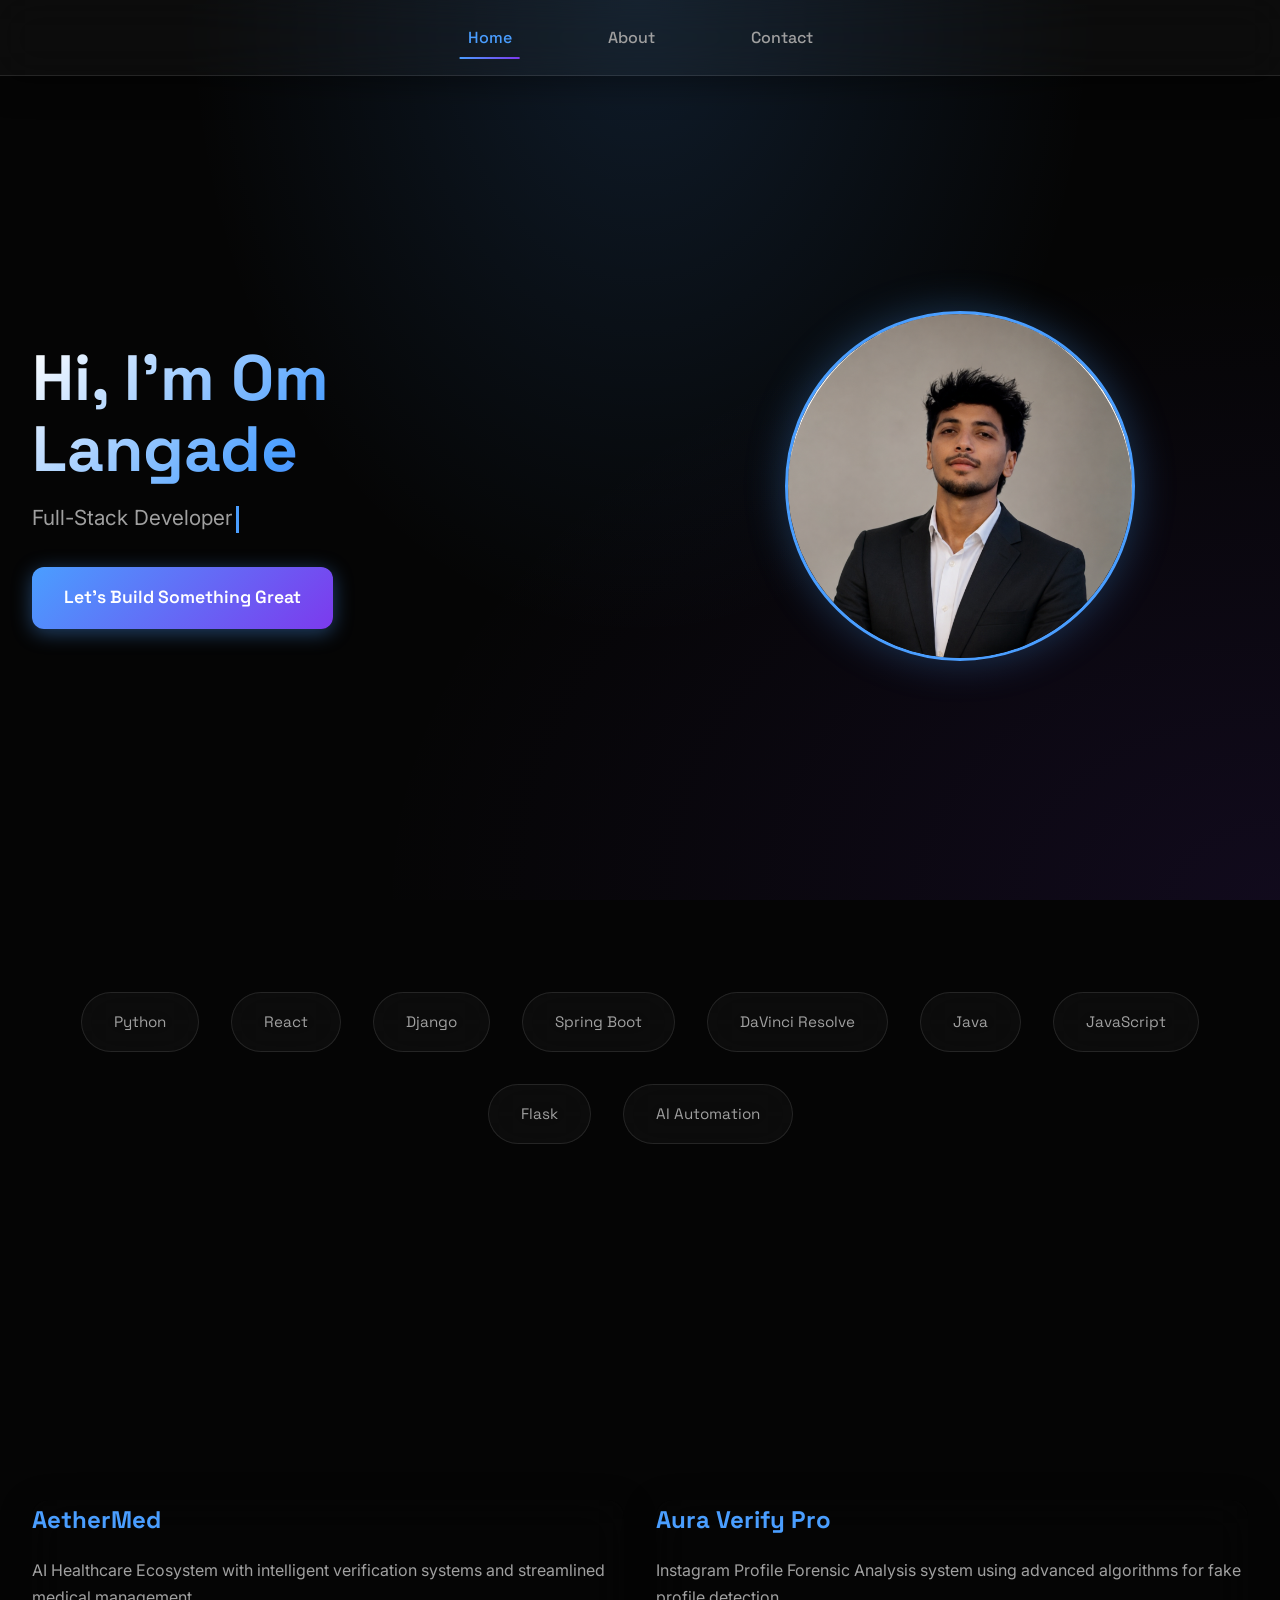
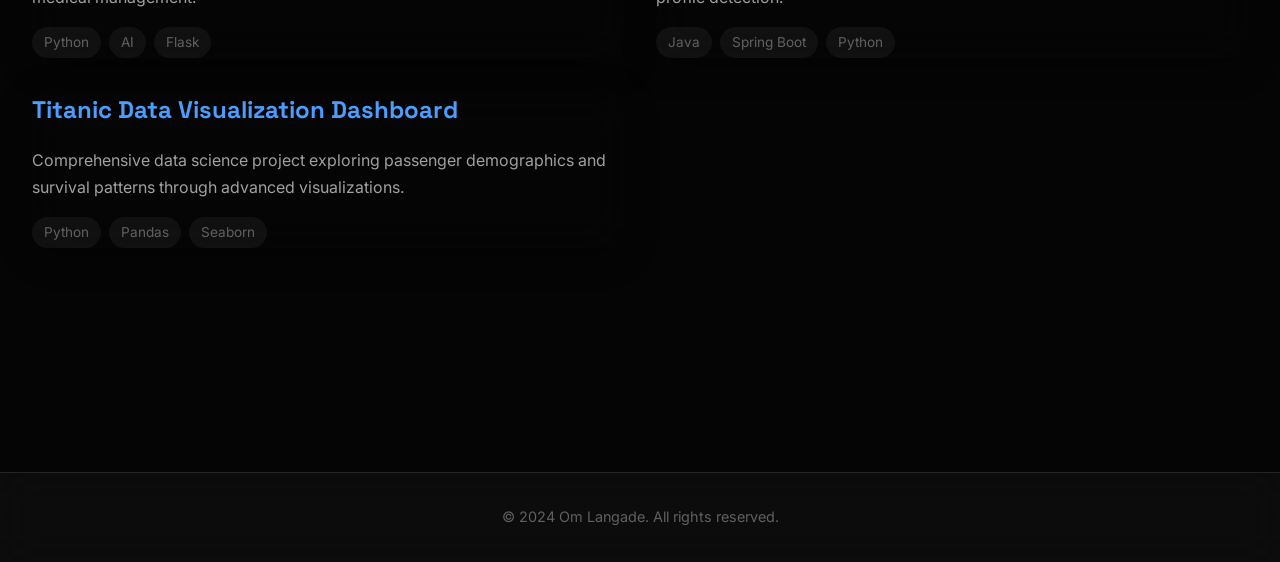
<file: index.html>
<!DOCTYPE html>
<html lang="en">
<head>
  <meta charset="UTF-8">
  <meta name="viewport" content="width=device-width, initial-scale=1.0">
  <meta name="description" content="Om Langade - Full-Stack Developer | AI Automation Specialist | Cinematic Editor">
  <title>Om Langade | Full-Stack Developer</title>
  <link rel="stylesheet" href="styles.css">
</head>
<body>
  <nav>
    <a href="index.html" class="active">Home</a>
    <a href="about.html">About</a>
    <a href="contact.html">Contact</a>
  </nav>

  <section class="hero">
    <div class="hero-content fade-in-up">
      <h1>Hi, I'm Om Langade</h1>
      <p class="tagline"><span id="typing-text"></span><span class="typing-cursor"></span></p>
      <a href="contact.html" class="hero-cta">Let's Build Something Great</a>
    </div>
    <div class="hero-image fade-in-up">
      <img src="profile-picture.jpg" alt="Om Langade" class="hero-img">
    </div>
  </section>

  <section class="skills-bar">
    <div class="container">
      <div class="skills-container fade-in-up">
        <span class="skill-tag">Python</span>
        <span class="skill-tag">React</span>
        <span class="skill-tag">Django</span>
        <span class="skill-tag">Spring Boot</span>
        <span class="skill-tag">DaVinci Resolve</span>
        <span class="skill-tag">Java</span>
        <span class="skill-tag">JavaScript</span>
        <span class="skill-tag">Flask</span>
        <span class="skill-tag">AI Automation</span>
      </div>
    </div>
  </section>

  <section class="featured-work">
    <div class="container">
      <h2 class="section-title fade-in-up">Featured Projects</h2>
      <div class="featured-grid">
        <div class="project-card fade-in-up">
          <h3>AetherMed</h3>
          <p>AI Healthcare Ecosystem with intelligent verification systems and streamlined medical management.</p>
          <div class="tech-stack">
            <span class="tech-tag">Python</span>
            <span class="tech-tag">AI</span>
            <span class="tech-tag">Flask</span>
          </div>
        </div>
        <div class="project-card fade-in-up">
          <h3>Aura Verify Pro</h3>
          <p>Instagram Profile Forensic Analysis system using advanced algorithms for fake profile detection.</p>
          <div class="tech-stack">
            <span class="tech-tag">Java</span>
            <span class="tech-tag">Spring Boot</span>
            <span class="tech-tag">Python</span>
          </div>
        </div>
        <a href="titanic-dashboard.html" class="project-card fade-in-up" style="text-decoration: none;">
          <h3>Titanic Data Visualization Dashboard</h3>
          <p>Comprehensive data science project exploring passenger demographics and survival patterns through advanced visualizations.</p>
          <div class="tech-stack">
            <span class="tech-tag">Python</span>
            <span class="tech-tag">Pandas</span>
            <span class="tech-tag">Seaborn</span>
          </div>
        </a>
      </div>
    </div>
  </section>

  <footer>
    <p>&copy; 2024 Om Langade. All rights reserved.</p>
  </footer>

  <script src="script.js"></script>
</body>
</html>
</file>
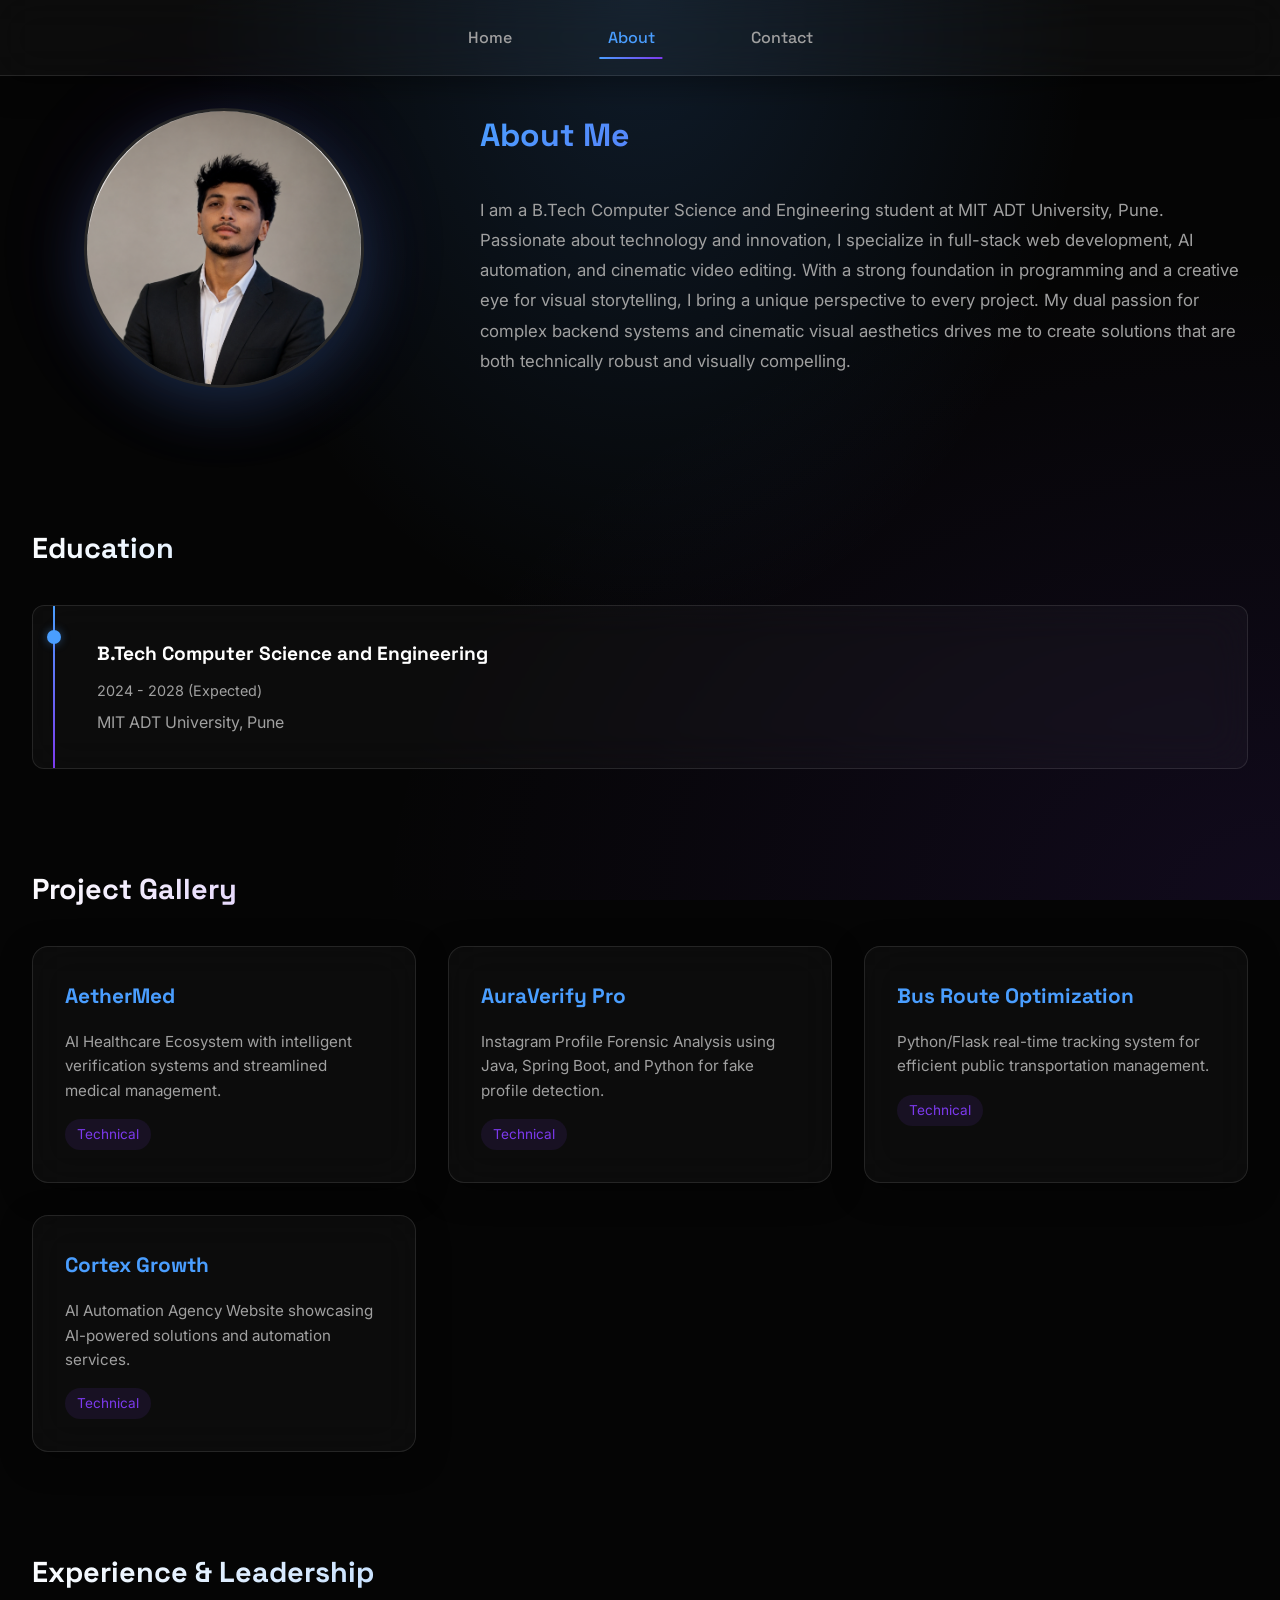
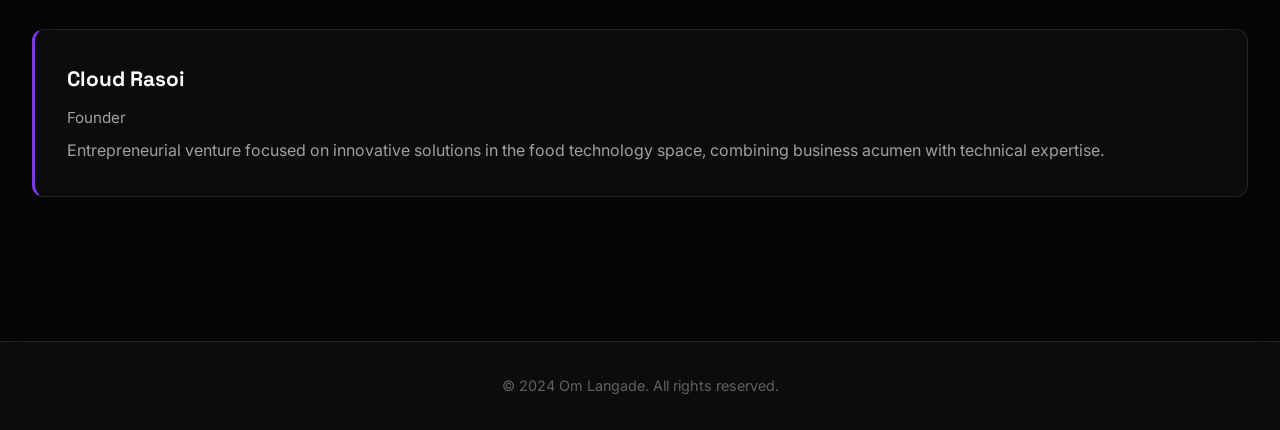
<file: about.html>
<!DOCTYPE html>
<html lang="en">
<head>
  <meta charset="UTF-8">
  <meta name="viewport" content="width=device-width, initial-scale=1.0">
  <meta name="description" content="About Om Langade - Full-Stack Developer, AI Automation Specialist, and Video Editor">
  <title>About | Om Langade</title>
  <link rel="stylesheet" href="styles.css">
</head>
<body>
  <nav>
    <a href="index.html">Home</a>
    <a href="about.html" class="active">About</a>
    <a href="contact.html">Contact</a>
  </nav>

  <section class="container">
    <div class="about-section">
      <div class="profile-container fade-in-up">
        <img src="profile-picture.jpg" alt="Om Langade" class="profile-img">
      </div>

      <div class="about-content fade-in-up">
        <h2>About Me</h2>
        <p>
          I am a B.Tech Computer Science and Engineering student at MIT ADT University, Pune. 
          Passionate about technology and innovation, I specialize in full-stack web development, 
          AI automation, and cinematic video editing. With a strong foundation in programming 
          and a creative eye for visual storytelling, I bring a unique perspective to every project.
          My dual passion for complex backend systems and cinematic visual aesthetics drives me 
          to create solutions that are both technically robust and visually compelling.
        </p>
      </div>
    </div>

    <div class="timeline-section fade-in-up">
      <h2>Education</h2>
      <div class="timeline-item">
        <h3>B.Tech Computer Science and Engineering</h3>
        <p class="year">2024 - 2028 (Expected)</p>
        <p>MIT ADT University, Pune</p>
      </div>
    </div>

    <div class="projects-section fade-in-up">
      <h2>Project Gallery</h2>
      <div class="projects-grid">
        <div class="project-item">
          <h3>AetherMed</h3>
          <p>AI Healthcare Ecosystem with intelligent verification systems and streamlined medical management.</p>
          <span class="category">Technical</span>
        </div>

        <div class="project-item">
          <h3>AuraVerify Pro</h3>
          <p>Instagram Profile Forensic Analysis using Java, Spring Boot, and Python for fake profile detection.</p>
          <span class="category">Technical</span>
        </div>

        <div class="project-item">
          <h3>Bus Route Optimization</h3>
          <p>Python/Flask real-time tracking system for efficient public transportation management.</p>
          <span class="category">Technical</span>
        </div>

        <div class="project-item">
          <h3>Cortex Growth</h3>
          <p>AI Automation Agency Website showcasing AI-powered solutions and automation services.</p>
          <span class="category">Technical</span>
        </div>
      </div>
    </div>

    <div class="experience-section fade-in-up">
      <h2>Experience & Leadership</h2>
      <div class="experience-item">
        <h3>Cloud Rasoi</h3>
        <p class="role">Founder</p>
        <p>Entrepreneurial venture focused on innovative solutions in the food technology space, combining business acumen with technical expertise.</p>
      </div>
    </div>
  </section>

  <footer>
    <p>&copy; 2024 Om Langade. All rights reserved.</p>
  </footer>

  <script src="script.js"></script>
</body>
</html>
</file>
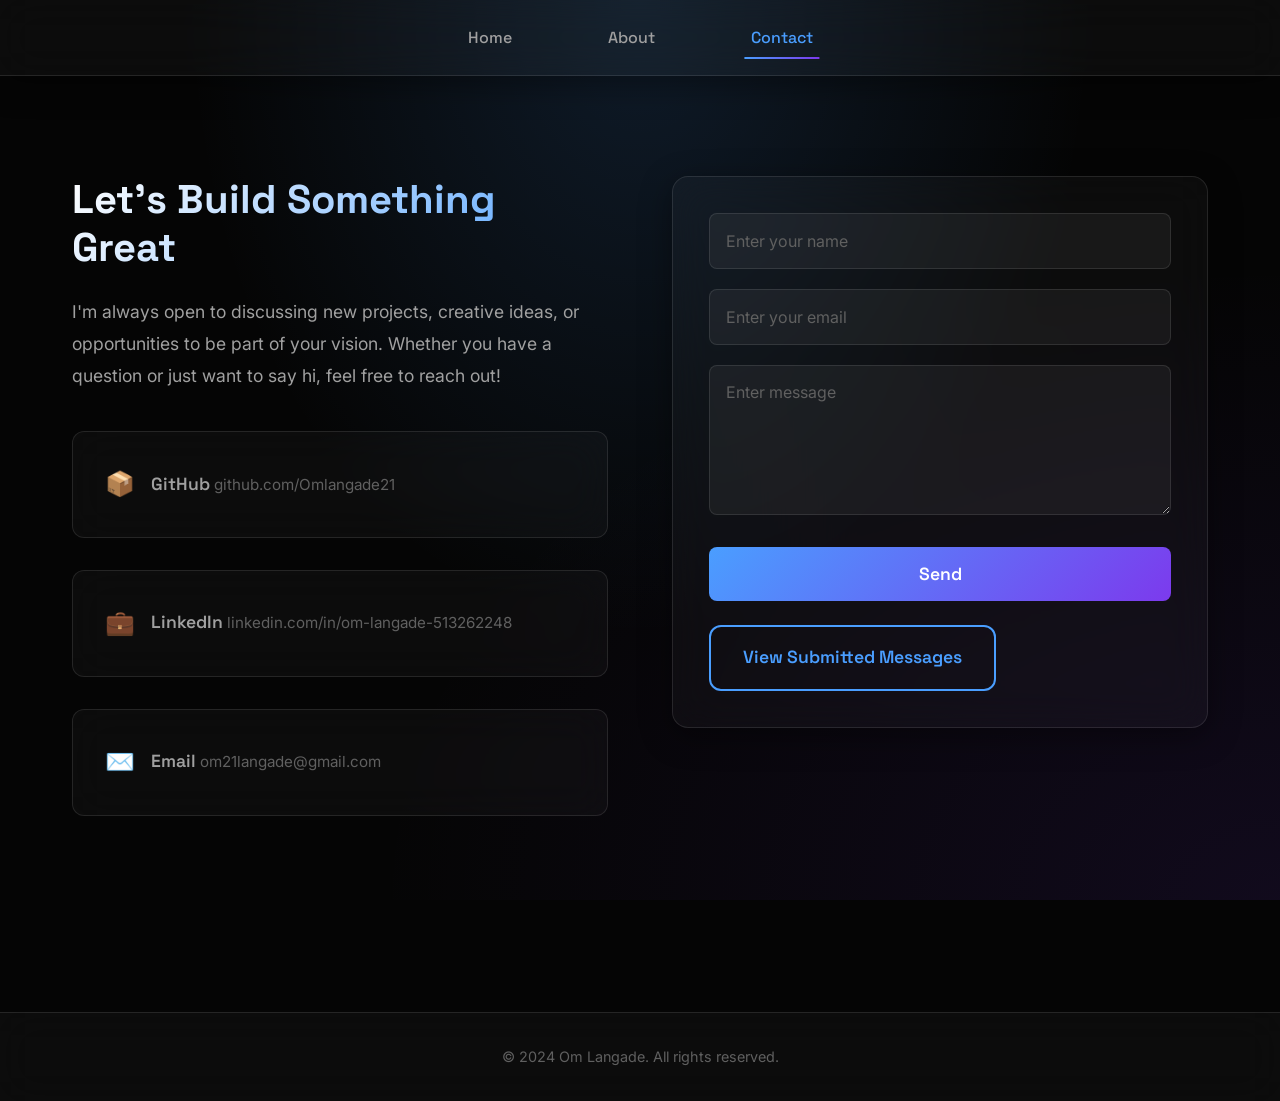
<file: contact.html>
<!DOCTYPE html>
<html lang="en">
<head>
  <meta charset="UTF-8">
  <meta name="viewport" content="width=device-width, initial-scale=1.0">
  <meta name="description" content="Contact Om Langade - Get in touch for collaborations and projects">
  <title>Contact | Om Langade</title>
  <link rel="stylesheet" href="styles.css">
</head>
<body style="display: flex; flex-direction: column; min-height: 100vh;">
  <nav>
    <a href="index.html">Home</a>
    <a href="about.html">About</a>
    <a href="contact.html" class="active">Contact</a>
  </nav>

  <section class="container" style="flex: 1; max-width: 1200px; padding-top: 100px; padding-bottom: 100px;">
    <div class="contact-section" style="align-items: start;">
      <div class="contact-info fade-in-up">
        <h2 style="margin-bottom: 24px;">Let's Build Something Great</h2>
        <p style="margin-bottom: 40px; line-height: 1.8;">
          I'm always open to discussing new projects, creative ideas, or opportunities to be part of your vision. 
          Whether you have a question or just want to say hi, feel free to reach out!
        </p>
        
        <div class="contact-links" style="gap: var(--spacing-md);">
          <a href="https://github.com/Omlangade21" target="_blank" class="contact-link">
            <span class="icon">📦</span>
            <div>
              <span class="label">GitHub</span>
              <span class="value">github.com/Omlangade21</span>
            </div>
          </a>
          
          <a href="https://linkedin.com/in/om-langade-513262248" target="_blank" class="contact-link">
            <span class="icon">💼</span>
            <div>
              <span class="label">LinkedIn</span>
              <span class="value">linkedin.com/in/om-langade-513262248</span>
            </div>
          </a>
          
          <a href="mailto:om21langade@gmail.com" class="contact-link">
            <span class="icon">✉️</span>
            <div>
              <span class="label">Email</span>
              <span class="value">om21langade@gmail.com</span>
            </div>
          </a>
        </div>
      </div>

      <div class="contact-form-container fade-in-up">
        <form name="contactForm" onsubmit="return validateForm()" class="contact-form" style="padding: 36px;">
          <input type="text" name="name" placeholder="Enter your name" style="padding: 16px; margin-bottom: 20px; height: 56px;">
          <input type="email" name="email" placeholder="Enter your email" style="padding: 16px; margin-bottom: 20px; height: 56px;">
          <textarea name="message" placeholder="Enter message" style="padding: 16px; margin-bottom: 24px; min-height: 150px;"></textarea>
          <button type="submit" style="padding: 16px; margin-bottom: 24px;">Send</button>
          
          <a
            href="submissions.html"
            class="hero-cta"
            style="
              display: block;
              text-align: center;
              background: transparent;
              border: 2px solid var(--accent-blue);
              color: var(--accent-blue);
              box-shadow: none;
            "
            onmouseover="this.style.background='var(--bg-glass-hover)'; this.style.boxShadow='0 0 25px var(--accent-glow)';"
            onmouseout="this.style.background='transparent'; this.style.boxShadow='none';"
          >
            View Submitted Messages
          </a>
        </form>
      </div>
    </div>
  </section>

  <footer>
    <p>&copy; 2024 Om Langade. All rights reserved.</p>
  </footer>

  <script src="script.js"></script>
</body>
</html>
</file>
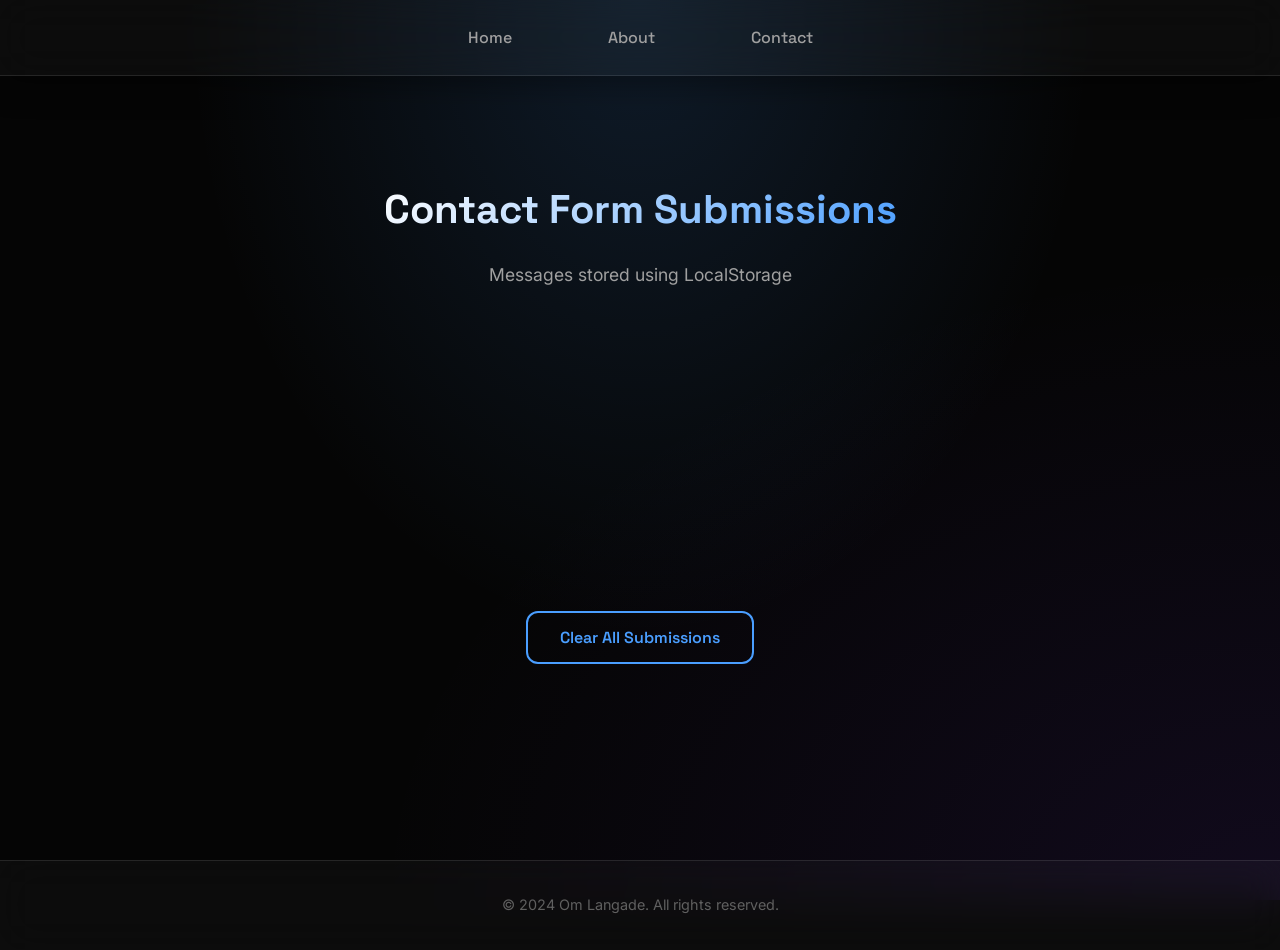
<file: submissions.html>
<!DOCTYPE html>
<html lang="en">
<head>
  <meta charset="UTF-8">
  <meta name="viewport" content="width=device-width, initial-scale=1.0">
  <meta name="description" content="Contact Form Submissions - Messages stored using LocalStorage">
  <title>Contact Form Submissions | Om Langade</title>
  <link rel="stylesheet" href="styles.css">
  <style>
    @media (max-width: 768px) {
      .container {
        padding-top: 60px !important;
        padding-bottom: 60px !important;
        padding-left: var(--spacing-sm) !important;
        padding-right: var(--spacing-sm) !important;
      }
      .glass-card {
        padding: 24px !important;
        border-radius: 16px !important;
      }
      #clear-submissions-btn {
        width: 100% !important;
        max-width: 100% !important;
      }
    }
    @media (max-width: 480px) {
      .glass-card {
        padding: 20px !important;
      }
      .glass-card h3 {
        font-size: 1.1rem !important;
      }
      .glass-card p {
        font-size: 0.95rem !important;
      }
    }
  </style>
</head>
<body style="display: flex; flex-direction: column; min-height: 100vh;">
  <nav>
    <a href="index.html">Home</a>
    <a href="about.html">About</a>
    <a href="contact.html">Contact</a>
  </nav>

  <section class="container" style="flex: 1; max-width: 1100px; padding-top: 100px; padding-bottom: 100px;">
    <div class="fade-in-up" style="text-align: center; margin-bottom: 60px;">
      <h2 class="section-title" style="margin-bottom: 16px;">Contact Form Submissions</h2>
      <p style="color: var(--text-secondary); font-size: 1.1rem;">Messages stored using LocalStorage</p>
    </div>

    <div id="submissions-container" class="fade-in-up"></div>

    <div class="fade-in-up" style="text-align: center; margin-top: 50px;">
      <button
        id="clear-submissions-btn"
        type="button"
        class="hero-cta"
        style="
          background: transparent;
          border: 2px solid var(--accent-blue);
          color: var(--accent-blue);
          padding: 14px 32px;
          font-size: 1rem;
          box-shadow: none;
        "
        onmouseover="this.style.background='var(--bg-glass-hover)'; this.style.boxShadow='0 0 25px var(--accent-glow)';"
        onmouseout="this.style.background='transparent'; this.style.boxShadow='none';"
      >
        Clear All Submissions
      </button>
    </div>
  </section>

  <footer>
    <p>&copy; 2024 Om Langade. All rights reserved.</p>
  </footer>

  <script src="script.js"></script>
  <script>
    (function () {
      const key = "portfolioContacts";
      const container = document.getElementById("submissions-container");
      const clearBtn = document.getElementById("clear-submissions-btn");

      function formatValue(v) {
        return (v === undefined || v === null) ? "" : String(v);
      }

      function render() {
        let submissions = [];
        try {
          const raw = localStorage.getItem(key);
          if (raw) submissions = JSON.parse(raw);
          if (!Array.isArray(submissions)) submissions = [];
        } catch (e) {
          submissions = [];
        }

        const ordered = submissions.slice().reverse();

        if (ordered.length === 0) {
          container.innerHTML = `
            <div class="glass-card fade-in-up" style="
              text-align: center;
              padding: 80px;
              max-width: 600px;
              margin: 0 auto;
            ">
              <div style="font-size: 4rem; margin-bottom: 24px;">📬</div>
              <h3 style="
                font-family: var(--font-heading);
                font-size: 1.5rem;
                color: var(--text-primary);
                margin-bottom: 12px;
              ">No submissions yet</h3>
              <p style="
                color: var(--text-secondary);
                font-size: 1rem;
                line-height: 1.6;
              ">Messages submitted through the contact form will appear here.</p>
            </div>
          `;
          return;
        }

        container.innerHTML = `
          <div style="
            display: grid;
            grid-template-columns: 1fr;
            gap: var(--spacing-md);
            max-width: 900px;
            margin: 0 auto;
          ">
            ${ordered.map(s => `
              <div class="glass-card fade-in-up" style="
                border-radius: 20px;
                padding: 32px;
                backdrop-filter: var(--glass-blur);
                -webkit-backdrop-filter: var(--glass-blur);
                border: 1px solid var(--glass-border);
                box-shadow: var(--glass-shadow);
              ">
                <div style="display: flex; align-items: center; gap: var(--spacing-sm); margin-bottom: 20px;">
                  <span style="font-size: 1.5rem;">👤</span>
                  <h3 style="font-family: var(--font-heading); color: var(--accent-blue); font-size: 1.3rem; margin: 0; font-weight: 600;">
                    ${formatValue(s.name)}
                  </h3>
                </div>

                <div style="margin-bottom: 20px;">
                  <div style="display: flex; align-items: center; gap: var(--spacing-sm); margin-bottom: 16px;">
                    <span style="font-size: 1.2rem;">📧</span>
                    <p style="color: var(--text-secondary); margin: 0; font-size: 1rem;">
                      ${formatValue(s.email)}
                    </p>
                  </div>

                  <div style="display: flex; align-items: flex-start; gap: var(--spacing-sm);">
                    <span style="font-size: 1.2rem;">💬</span>
                    <p style="color: var(--text-secondary); margin: 0; line-height: 1.7; flex: 1; font-size: 1rem;">
                      ${formatValue(s.message)}
                    </p>
                  </div>
                </div>

                <div style="
                  display: flex;
                  justify-content: space-between;
                  align-items: center;
                  padding-top: 20px;
                  border-top: 1px solid var(--glass-border);
                ">
                  <div style="display: flex; align-items: center; gap: var(--spacing-xs);">
                    <span style="font-size: 1rem;">📅</span>
                    <p style="color: var(--text-muted); font-size: 0.9rem; margin: 0;">
                      ${formatValue(s.date)}
                    </p>
                  </div>
                  <div style="display: flex; align-items: center; gap: var(--spacing-xs);">
                    <span style="font-size: 1rem;">🕒</span>
                    <p style="color: var(--text-muted); font-size: 0.9rem; margin: 0;">
                      ${formatValue(s.time)}
                    </p>
                  </div>
                </div>
              </div>
            `).join("")}
          </div>
        `;

        const animated = container.querySelectorAll(".glass-card");
        animated.forEach(el => {
          el.classList.add("fade-in-up");
          el.classList.add("visible");
        });
      }

      clearBtn.addEventListener("click", function () {
        const ok = confirm("Are you sure?");
        if (!ok) return;

        localStorage.removeItem(key);
        render();
      });

      document.addEventListener("DOMContentLoaded", render);
    })();
  </script>
</body>
</html>
</file>
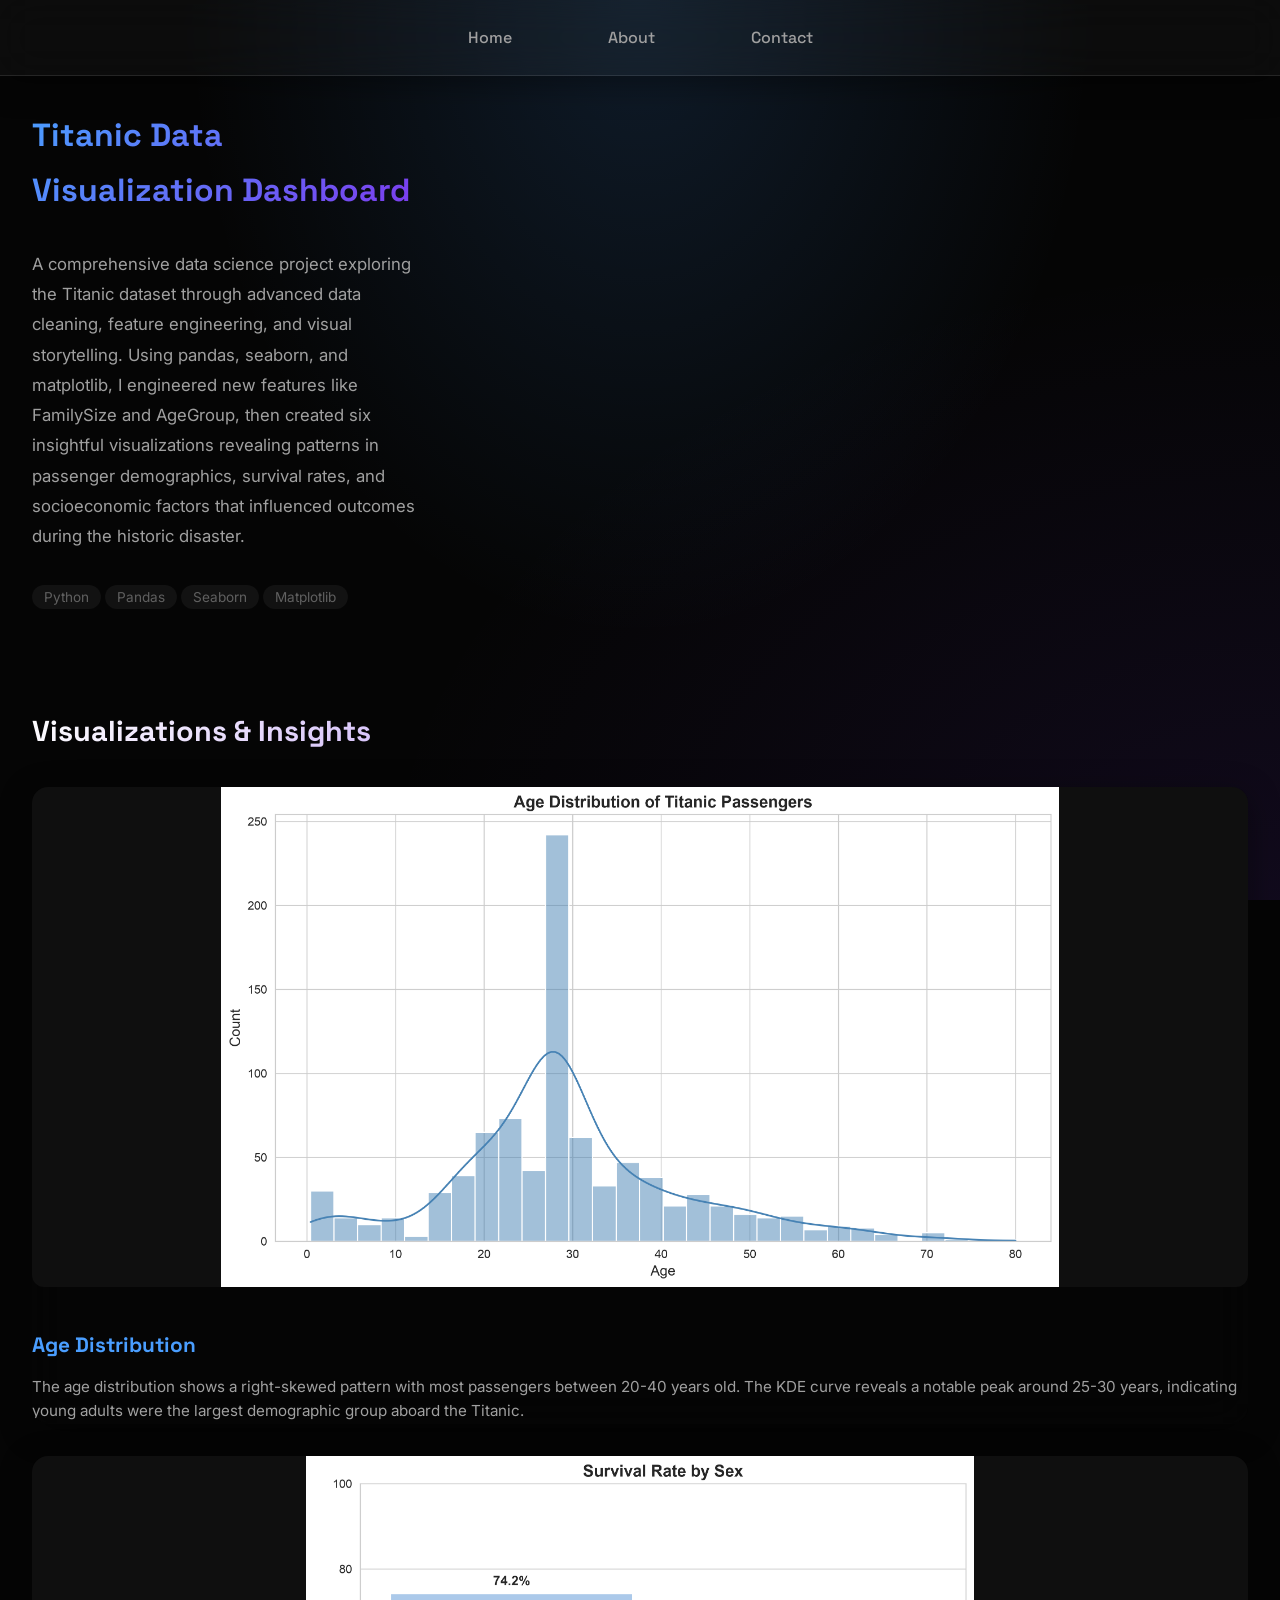
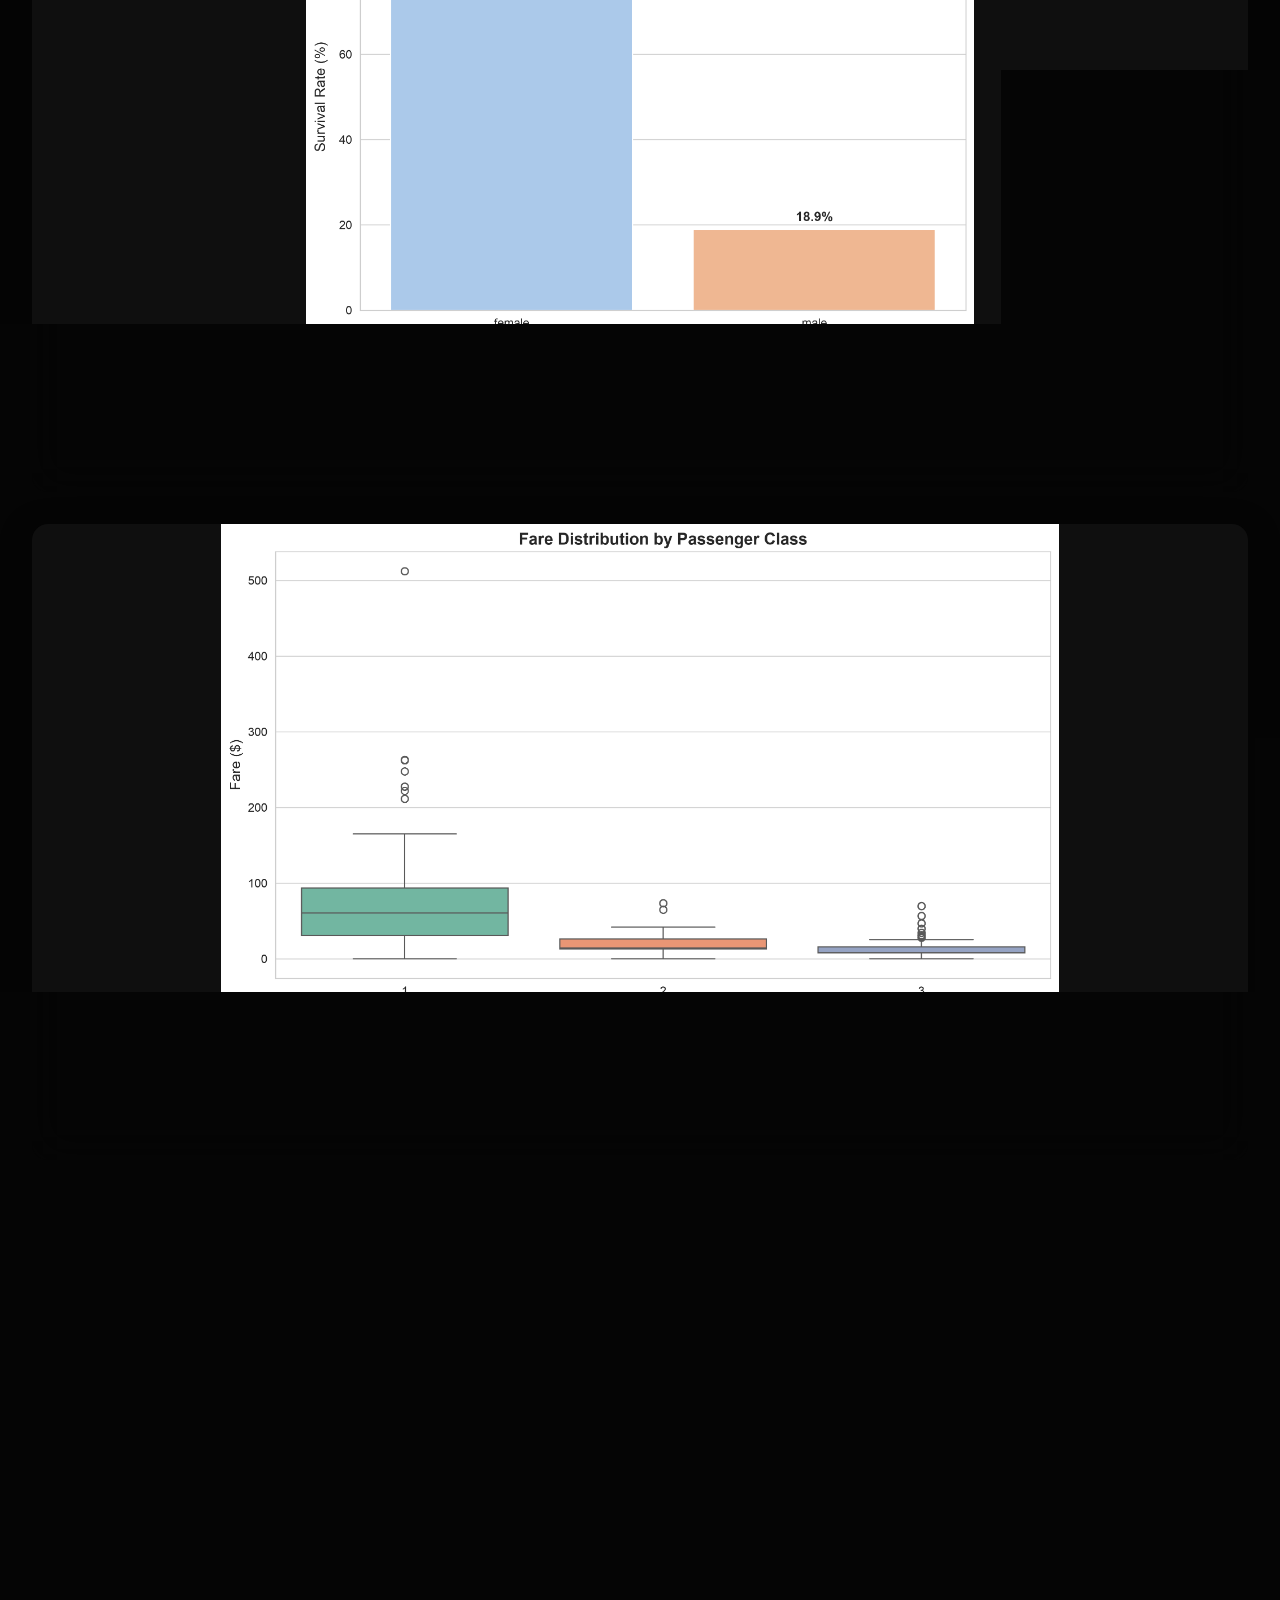
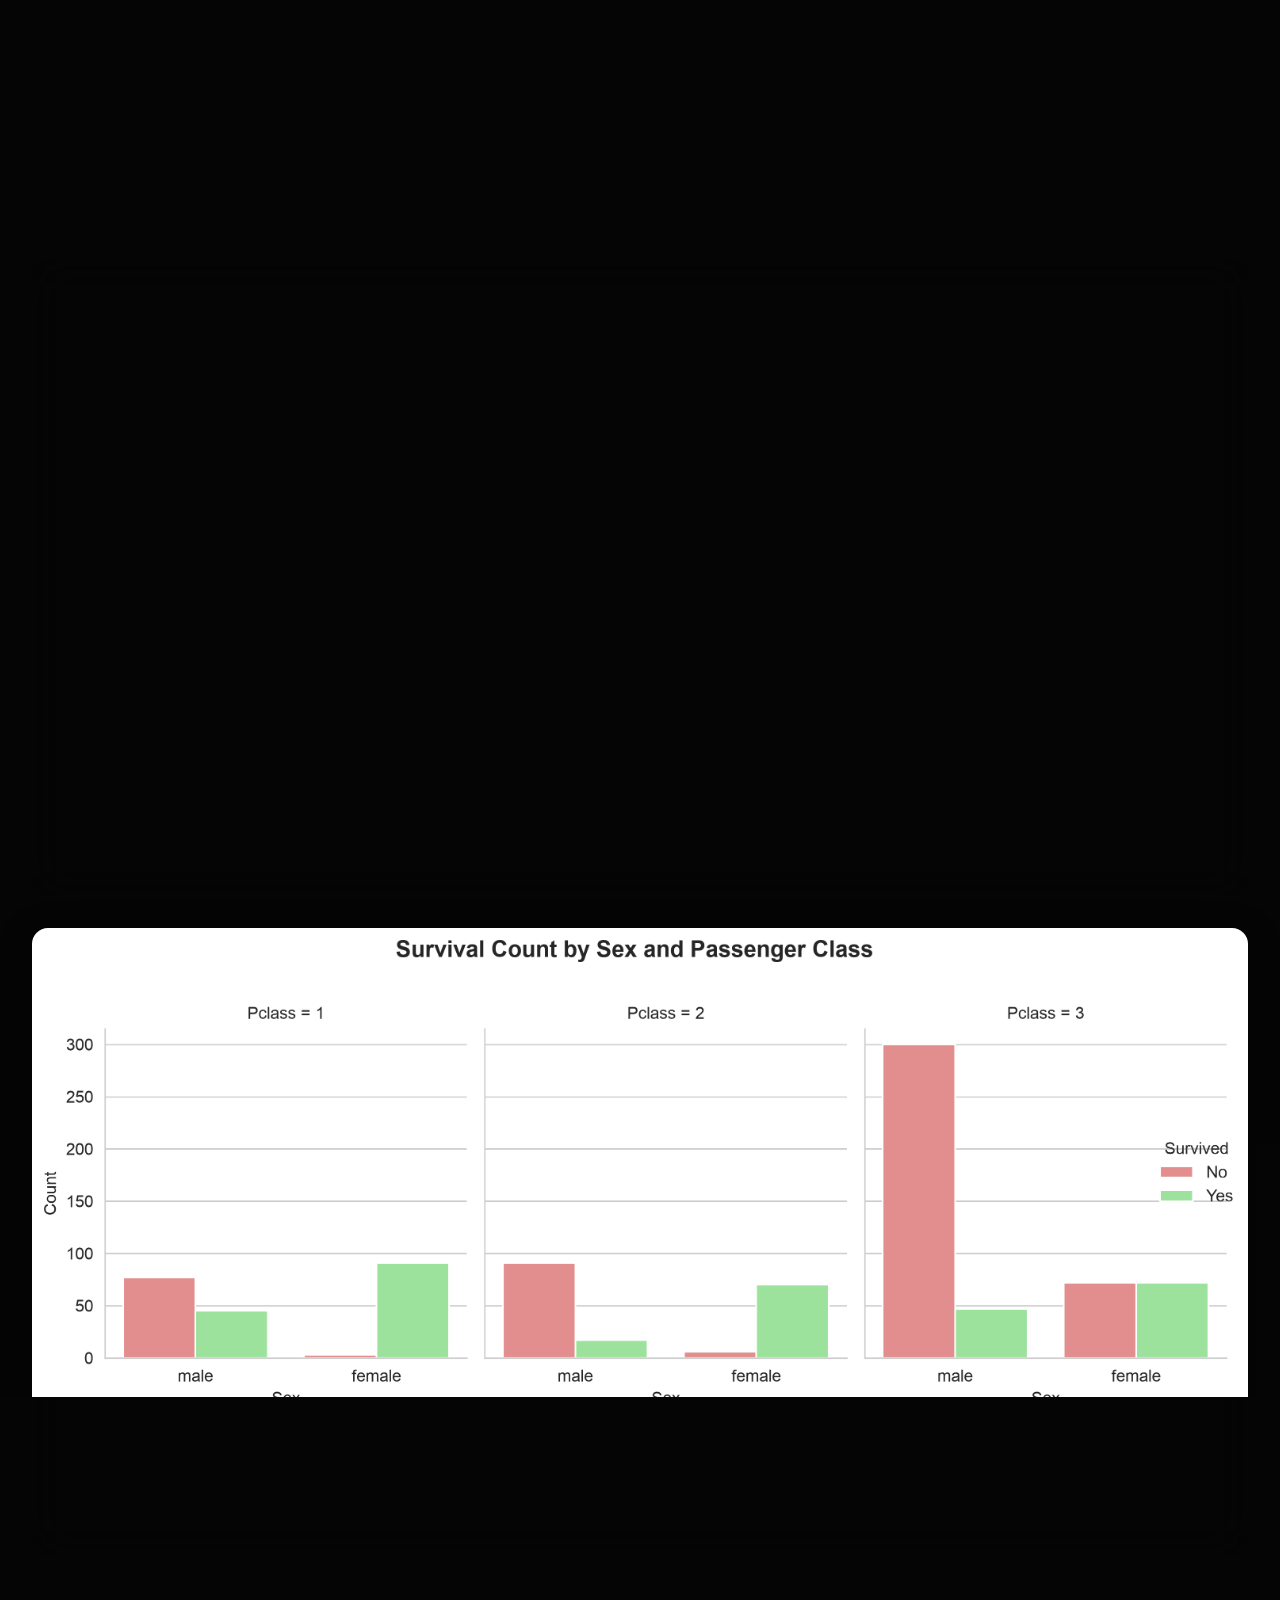
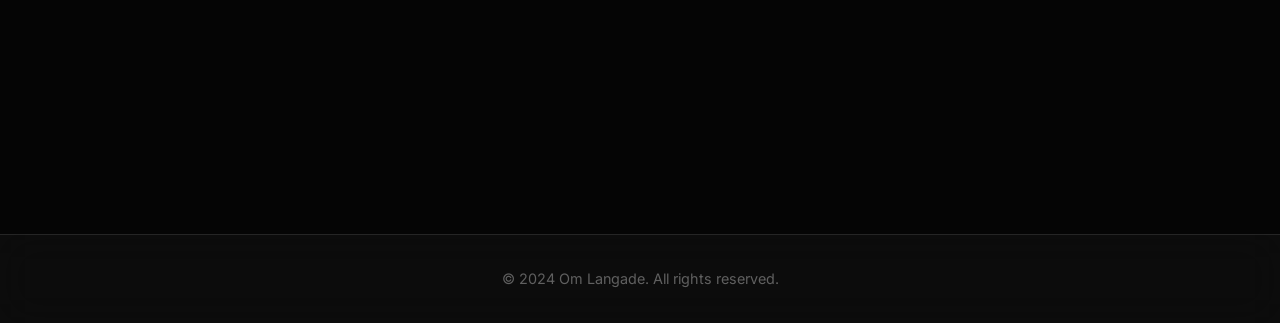
<file: titanic-dashboard.html>
<!DOCTYPE html>
<html lang="en">
<head>
  <meta charset="UTF-8">
  <meta name="viewport" content="width=device-width, initial-scale=1.0">
  <meta name="description" content="Titanic Data Visualization Dashboard - Data science project exploring passenger demographics and survival patterns">
  <title>Titanic Dashboard | Om Langade</title>
  <link rel="stylesheet" href="styles.css">
  <style>
    .project-item {
      margin-bottom: 2rem !important;
      overflow: hidden;
    }
    
    .project-item img {
      max-height: 500px;
      object-fit: contain;
      background: var(--bg-tertiary);
    }
    
    .project-item h3 {
      margin-top: 1rem;
      margin-bottom: 0.75rem;
    }
    
    .project-item p {
      margin-bottom: 0;
    }
    
    .project-item:hover {
      transform: translateY(-5px) !important;
      z-index: 10;
      position: relative;
    }
    
    @media (max-width: 768px) {
      .project-item img {
        max-height: 350px;
      }
    }
  </style>
</head>
<body>
  <nav>
    <a href="index.html">Home</a>
    <a href="about.html">About</a>
    <a href="contact.html">Contact</a>
  </nav>

  <section class="container">
    <div class="about-section">
      <div class="about-content fade-in-up">
        <h2>Titanic Data Visualization Dashboard</h2>
        <p>
          A comprehensive data science project exploring the Titanic dataset through advanced data cleaning, feature engineering, and visual storytelling. Using pandas, seaborn, and matplotlib, I engineered new features like FamilySize and AgeGroup, then created six insightful visualizations revealing patterns in passenger demographics, survival rates, and socioeconomic factors that influenced outcomes during the historic disaster.
        </p>
        <div class="tech-stack" style="margin-top: 1rem;">
          <span class="tech-tag">Python</span>
          <span class="tech-tag">Pandas</span>
          <span class="tech-tag">Seaborn</span>
          <span class="tech-tag">Matplotlib</span>
        </div>
      </div>
    </div>

    <div class="projects-section fade-in-up">
      <h2>Visualizations & Insights</h2>
      
      <div class="project-item fade-in-up">
        <img src="projects/titanic-dashboard/images/age_distribution.png" alt="Age Distribution" style="width: 100%; border-radius: 12px; margin-bottom: 1rem;">
        <h3>Age Distribution</h3>
        <p>The age distribution shows a right-skewed pattern with most passengers between 20-40 years old. The KDE curve reveals a notable peak around 25-30 years, indicating young adults were the largest demographic group aboard the Titanic.</p>
      </div>

      <div class="project-item fade-in-up">
        <img src="projects/titanic-dashboard/images/survival_by_sex.png" alt="Survival by Sex" style="width: 100%; border-radius: 12px; margin-bottom: 1rem;">
        <h3>Survival Rate by Sex</h3>
        <p>Females had a dramatically higher survival rate (74.2%) compared to males (18.9%), highlighting the "women and children first" protocol followed during the evacuation. This 4x difference in survival rates is one of the most striking patterns in the dataset.</p>
      </div>

      <div class="project-item fade-in-up">
        <img src="projects/titanic-dashboard/images/fare_by_class.png" alt="Fare by Class" style="width: 100%; border-radius: 12px; margin-bottom: 1rem;">
        <h3>Fare Distribution by Passenger Class</h3>
        <p>First-class passengers paid significantly higher fares (median ~$60) with many outliers above $100, while third-class fares were much lower (median ~$10). The wide spread in first-class fares indicates substantial wealth inequality even within the upper class.</p>
      </div>

      <div class="project-item fade-in-up">
        <img src="projects/titanic-dashboard/images/age_vs_fare_survival.png" alt="Age vs Fare Survival" style="width: 100%; border-radius: 12px; margin-bottom: 1rem;">
        <h3>Age vs Fare Colored by Survival Status</h3>
        <p>The scatter plot reveals that higher-paying passengers (green points) had better survival rates, particularly among those who paid over $50. However, age alone doesn't show a clear survival pattern, suggesting fare/class was more influential than age in determining survival outcomes.</p>
      </div>

      <div class="project-item fade-in-up">
        <img src="projects/titanic-dashboard/images/correlation_heatmap.png" alt="Correlation Heatmap" style="width: 100%; border-radius: 12px; margin-bottom: 1rem;">
        <h3>Correlation Heatmap of Numeric Features</h3>
        <p>The strongest correlation is between Pclass and Fare (-0.55), confirming that higher class numbers (lower class) paid less. Survival shows moderate positive correlation with Fare (0.26) and negative correlation with Pclass (-0.34), indicating wealthier passengers in higher classes had better survival chances.</p>
      </div>

      <div class="project-item fade-in-up">
        <img src="projects/titanic-dashboard/images/survival_by_sex_class.png" alt="Survival by Sex and Class" style="width: 100%; border-radius: 12px; margin-bottom: 1rem;">
        <h3>Survival Count by Sex and Passenger Class</h3>
        <p>The facet grid reveals that first-class females had the highest survival rates, while third-class males had the lowest. This visualization confirms that both gender and class were critical factors—first-class women survived at much higher rates than third-class men, demonstrating intersectional privilege in the evacuation process.</p>
      </div>

      <div class="fade-in-up" style="margin-top: 2rem; text-align: center;">
        <a href="https://nbviewer.org/github/omlangade21/my-portfolio/blob/main/projects/titanic-dashboard/titanic_dashboard_executed.ipynb" target="_blank" class="hero-cta" style="display: inline-block; margin-top: 1rem;">
          View Full Notebook
        </a>
        <p style="color: var(--text-muted); margin-top: 1rem; font-size: 0.9rem;">
          Opens in nbviewer.org for easy in-browser viewing
        </p>
      </div>
    </div>
  </section>

  <footer>
    <p>&copy; 2024 Om Langade. All rights reserved.</p>
  </footer>

  <script src="script.js"></script>
</body>
</html>
</file>
<file: styles.css>
@import url('https://fonts.googleapis.com/css2?family=Space+Grotesk:wght@300;400;500;600;700&family=Inter:wght@300;400;500;600&display=swap');

:root {
  --bg-primary: #050505;
  --bg-secondary: #0a0a0a;
  --bg-tertiary: #0f0f0f;
  --bg-glass: rgba(255, 255, 255, 0.03);
  --bg-glass-hover: rgba(255, 255, 255, 0.08);
  --text-primary: #ffffff;
  --text-secondary: #a0a0a0;
  --text-muted: #606060;
  --accent-blue: #4a9eff;
  --accent-blue-hover: #3a8eef;
  --accent-purple: #7c3aed;
  --accent-purple-hover: #6d28d9;
  --accent-glow: rgba(74, 158, 255, 0.4);
  --accent-purple-glow: rgba(124, 58, 237, 0.3);
  --gradient-primary: radial-gradient(ellipse at top, rgba(74, 158, 255, 0.15) 0%, transparent 50%),
                      radial-gradient(ellipse at bottom right, rgba(124, 58, 237, 0.1) 0%, transparent 50%);
  --glass-border: rgba(255, 255, 255, 0.1);
  --glass-blur: blur(20px);
  --glass-shadow: 0 8px 32px rgba(0, 0, 0, 0.4);
  --font-heading: 'Space Grotesk', sans-serif;
  --font-body: 'Inter', sans-serif;
  --spacing-xs: 0.5rem;
  --spacing-sm: 1rem;
  --spacing-md: 2rem;
  --spacing-lg: 4rem;
  --spacing-xl: 6rem;
  --transition-fast: 0.2s ease;
  --transition-normal: 0.3s ease;
  --transition-slow: 0.5s ease;
}

* {
  margin: 0;
  padding: 0;
  box-sizing: border-box;
}

html {
  scroll-behavior: smooth;
}

body {
  font-family: var(--font-body);
  background-color: var(--bg-primary);
  color: var(--text-primary);
  line-height: 1.7;
  min-height: 100vh;
  background: var(--gradient-primary), var(--bg-primary);
  background-attachment: fixed;
  overflow-x: hidden;
}

a {
  text-decoration: none;
  color: var(--accent-blue);
  transition: all var(--transition-fast);
}

a:hover {
  color: var(--accent-blue-hover);
}

.fade-in-up {
  opacity: 0;
  transform: translateY(40px);
  transition: opacity 0.6s ease, transform 0.6s ease;
  background: transparent !important;
  padding: 0 !important;
  border: none !important;
}

.fade-in-up.visible {
  opacity: 1;
  transform: translateY(0);
}

nav {
  background: var(--bg-glass);
  backdrop-filter: var(--glass-blur);
  -webkit-backdrop-filter: var(--glass-blur);
  padding: var(--spacing-sm) var(--spacing-md);
  border-bottom: 1px solid var(--glass-border);
  position: sticky;
  top: 0;
  z-index: 1000;
  box-shadow: var(--glass-shadow);
}

nav {
  display: flex;
  justify-content: center;
  align-items: center;
  gap: var(--spacing-lg);
}

nav a {
  color: var(--text-secondary);
  font-family: var(--font-heading);
  font-size: 1rem;
  font-weight: 500;
  padding: var(--spacing-xs) var(--spacing-sm);
  border-radius: 8px;
  transition: all var(--transition-normal);
  position: relative;
}

nav a::after {
  content: '';
  position: absolute;
  bottom: 0;
  left: 50%;
  width: 0;
  height: 2px;
  background: linear-gradient(90deg, var(--accent-blue), var(--accent-purple));
  transition: all var(--transition-normal);
  transform: translateX(-50%);
}

nav a:hover {
  color: var(--text-primary);
  background: var(--bg-glass-hover);
}

nav a:hover::after {
  width: 80%;
}

nav a.active {
  color: var(--accent-blue);
}

nav a.active::after {
  width: 80%;
}

.container {
  max-width: 1400px;
  margin: 0 auto;
  padding: var(--spacing-md);
}

section {
  padding: var(--spacing-xl) 0;
}

.hero {
  min-height: calc(100vh - 80px);
  display: grid;
  grid-template-columns: 1fr;
  gap: var(--spacing-lg);
  align-items: center;
  padding: var(--spacing-xl) var(--spacing-md);
  background: transparent;
}

@media (min-width: 768px) {
  .hero {
    grid-template-columns: 1fr 1fr;
  }
}

.hero-content {
  display: flex;
  flex-direction: column;
  justify-content: center;
}

.hero h1 {
  font-family: var(--font-heading);
  font-size: clamp(2.5rem, 5vw, 4rem);
  font-weight: 700;
  margin-bottom: var(--spacing-sm);
  background: linear-gradient(135deg, var(--text-primary) 0%, var(--accent-blue) 50%, var(--accent-purple) 100%);
  -webkit-background-clip: text;
  -webkit-text-fill-color: transparent;
  background-clip: text;
  line-height: 1.1;
}

.hero .tagline {
  font-family: var(--font-body);
  font-size: clamp(1rem, 2vw, 1.3rem);
  color: var(--text-secondary);
  margin-bottom: var(--spacing-md);
  min-height: 1.5em;
}

.typing-cursor {
  display: inline-block;
  width: 3px;
  height: 1.3em;
  background: var(--accent-blue);
  margin-left: 4px;
  animation: blink 1s infinite;
  vertical-align: middle;
}

@keyframes blink {
  0%, 50% { opacity: 1; }
  51%, 100% { opacity: 0; }
}

.hero-cta {
  display: inline-block;
  padding: var(--spacing-sm) var(--spacing-md);
  background: linear-gradient(135deg, var(--accent-blue), var(--accent-purple));
  color: var(--text-primary);
  border-radius: 12px;
  font-family: var(--font-heading);
  font-weight: 600;
  font-size: 1.1rem;
  transition: all var(--transition-normal);
  box-shadow: 0 4px 20px var(--accent-glow);
  width: fit-content;
}

.hero-cta:hover {
  transform: translateY(-4px);
  box-shadow: 0 8px 30px var(--accent-glow), 0 0 60px var(--accent-purple-glow);
}

.hero-image {
  display: flex;
  justify-content: center;
  align-items: center;
  background: transparent !important;
  padding: 0 !important;
  border: none !important;
  margin: 0;
}

.hero-img {
  width: 350px;
  height: 350px;
  border-radius: 50%;
  object-fit: cover;
  background: transparent;
  padding: 0;
  border: 3px solid #4a9eff;
  box-shadow: 0 0 40px rgba(74, 158, 255, 0.3);
  animation: float 6s ease-in-out infinite;
}

@keyframes float {
  0%, 100% { transform: translateY(0px); }
  50% { transform: translateY(-20px); }
}

.skills-bar {
  padding: var(--spacing-lg) 0;
  overflow-x: auto;
}

.skills-container {
  display: flex;
  gap: var(--spacing-md);
  padding: var(--spacing-sm) 0;
  justify-content: center;
  flex-wrap: wrap;
}

.skill-tag {
  background: var(--bg-glass);
  backdrop-filter: var(--glass-blur);
  -webkit-backdrop-filter: var(--glass-blur);
  border: 1px solid var(--glass-border);
  padding: var(--spacing-sm) var(--spacing-md);
  border-radius: 30px;
  font-family: var(--font-heading);
  font-size: 0.95rem;
  color: var(--text-secondary);
  transition: all var(--transition-normal);
  white-space: nowrap;
}

.skill-tag:hover {
  background: var(--bg-glass-hover);
  border-color: var(--accent-blue);
  color: var(--accent-blue);
  transform: translateY(-3px);
  box-shadow: 0 4px 15px var(--accent-glow);
}

.glass-card {
  background: var(--bg-glass);
  backdrop-filter: var(--glass-blur);
  -webkit-backdrop-filter: var(--glass-blur);
  border: 1px solid var(--glass-border);
  border-radius: 16px;
  padding: var(--spacing-md);
  transition: all var(--transition-normal);
  box-shadow: var(--glass-shadow);
}

.glass-card:hover {
  transform: translateY(-10px);
  border-color: var(--accent-blue);
  box-shadow: 0 12px 40px rgba(74, 158, 255, 0.15), 0 0 60px rgba(124, 58, 237, 0.1);
}

.featured-work {
  padding: var(--spacing-xl) 0;
}

.section-title {
  font-family: var(--font-heading);
  text-align: center;
  font-size: clamp(2rem, 4vw, 2.5rem);
  margin-bottom: var(--spacing-lg);
  background: linear-gradient(135deg, var(--text-primary) 0%, var(--accent-blue) 100%);
  -webkit-background-clip: text;
  -webkit-text-fill-color: transparent;
  background-clip: text;
}

.featured-grid {
  display: grid;
  grid-template-columns: 1fr;
  gap: var(--spacing-md);
}

@media (min-width: 768px) {
  .featured-grid {
    grid-template-columns: repeat(2, 1fr);
  }
}

.project-card {
  background: var(--bg-glass);
  backdrop-filter: var(--glass-blur);
  -webkit-backdrop-filter: var(--glass-blur);
  border: 1px solid var(--glass-border);
  border-radius: 16px;
  padding: var(--spacing-md);
  transition: all var(--transition-normal);
  box-shadow: var(--glass-shadow);
}

.project-card:hover {
  transform: translateY(-10px);
  border-color: var(--accent-purple);
  box-shadow: 0 12px 40px rgba(124, 58, 237, 0.15), 0 0 60px rgba(74, 158, 255, 0.1);
}

.project-card h3 {
  font-family: var(--font-heading);
  font-size: 1.5rem;
  margin-bottom: var(--spacing-sm);
  color: var(--accent-blue);
}

.project-card p {
  color: var(--text-secondary);
  line-height: 1.7;
}

.project-card .tech-stack {
  margin-top: var(--spacing-sm);
  display: flex;
  gap: var(--spacing-xs);
  flex-wrap: wrap;
}

.tech-tag {
  font-size: 0.85rem;
  color: var(--text-muted);
  background: rgba(255, 255, 255, 0.05);
  padding: 4px 12px;
  border-radius: 20px;
}

.about-section {
  display: grid;
  grid-template-columns: 1fr;
  gap: var(--spacing-lg);
  align-items: start;
  margin-bottom: var(--spacing-xl);
}

@media (min-width: 768px) {
  .about-section {
    grid-template-columns: 1fr 2fr;
  }
}

.profile-container {
  text-align: center;
}

.profile-img {
  width: 280px;
  height: 280px;
  border-radius: 50%;
  object-fit: cover;
  border: 3px solid var(--glass-border);
  box-shadow: 0 20px 60px rgba(74, 158, 255, 0.2), 0 0 100px rgba(124, 58, 237, 0.1);
  margin-bottom: var(--spacing-md);
  background-color: var(--bg-tertiary);
  transition: all var(--transition-normal);
}

.profile-img:hover {
  transform: scale(1.05);
  border-color: var(--accent-blue);
}

.about-content h2 {
  font-family: var(--font-heading);
  font-size: 2rem;
  margin-bottom: var(--spacing-md);
  background: linear-gradient(135deg, var(--accent-blue), var(--accent-purple));
  -webkit-background-clip: text;
  -webkit-text-fill-color: transparent;
  background-clip: text;
}

.about-content p {
  color: var(--text-secondary);
  margin-bottom: var(--spacing-md);
  line-height: 1.8;
  font-size: 1.05rem;
}

.timeline-section {
  margin-top: var(--spacing-xl);
}

.timeline-section h2 {
  font-family: var(--font-heading);
  font-size: 1.8rem;
  margin-bottom: var(--spacing-md);
  background: linear-gradient(135deg, var(--text-primary), var(--accent-blue));
  -webkit-background-clip: text;
  -webkit-text-fill-color: transparent;
  background-clip: text;
}

.timeline-item {
  background: var(--bg-glass);
  backdrop-filter: var(--glass-blur);
  -webkit-backdrop-filter: var(--glass-blur);
  border: 1px solid var(--glass-border);
  border-radius: 12px;
  padding: var(--spacing-md);
  margin-bottom: var(--spacing-sm);
  position: relative;
  padding-left: var(--spacing-lg);
}

.timeline-item::before {
  content: '';
  position: absolute;
  left: 20px;
  top: 0;
  bottom: 0;
  width: 2px;
  background: linear-gradient(180deg, var(--accent-blue), var(--accent-purple));
}

.timeline-item::after {
  content: '';
  position: absolute;
  left: 14px;
  top: 24px;
  width: 14px;
  height: 14px;
  background: var(--accent-blue);
  border-radius: 50%;
  box-shadow: 0 0 10px var(--accent-glow);
}

.timeline-item h3 {
  font-family: var(--font-heading);
  font-size: 1.2rem;
  margin-bottom: var(--spacing-xs);
  color: var(--text-primary);
}

.year {
  font-size: 0.9rem;
  color: var(--accent-blue);
  margin-bottom: var(--spacing-xs);
}

.timeline-item p {
  color: var(--text-secondary);
  line-height: 1.6;
}

.projects-section {
  margin-top: var(--spacing-xl);
}

.projects-section h2 {
  font-family: var(--font-heading);
  font-size: 1.8rem;
  margin-bottom: var(--spacing-md);
  background: linear-gradient(135deg, var(--text-primary), var(--accent-purple));
  -webkit-background-clip: text;
  -webkit-text-fill-color: transparent;
  background-clip: text;
}

.projects-grid {
  display: grid;
  grid-template-columns: 1fr;
  gap: var(--spacing-md);
}

@media (min-width: 768px) {
  .projects-grid {
    grid-template-columns: repeat(2, 1fr);
  }
}

@media (min-width: 1024px) {
  .projects-grid {
    grid-template-columns: repeat(3, 1fr);
  }
}

.project-item {
  background: var(--bg-glass);
  backdrop-filter: var(--glass-blur);
  -webkit-backdrop-filter: var(--glass-blur);
  border: 1px solid var(--glass-border);
  border-radius: 16px;
  padding: var(--spacing-md);
  transition: all var(--transition-normal);
  box-shadow: var(--glass-shadow);
}

.project-item:hover {
  transform: translateY(-10px);
  border-color: var(--accent-blue);
  box-shadow: 0 12px 40px rgba(74, 158, 255, 0.15);
}

.project-item h3 {
  font-family: var(--font-heading);
  font-size: 1.3rem;
  margin-bottom: var(--spacing-sm);
  color: var(--accent-blue);
}

.project-item p {
  color: var(--text-secondary);
  line-height: 1.6;
  font-size: 0.95rem;
}

.category {
  display: inline-block;
  margin-top: var(--spacing-sm);
  font-size: 0.85rem;
  color: var(--accent-purple);
  background: rgba(124, 58, 237, 0.1);
  padding: 4px 12px;
  border-radius: 20px;
}

.experience-section {
  margin-top: var(--spacing-xl);
}

.experience-section h2 {
  font-family: var(--font-heading);
  font-size: 1.8rem;
  margin-bottom: var(--spacing-md);
  background: linear-gradient(135deg, var(--text-primary), var(--accent-blue));
  -webkit-background-clip: text;
  -webkit-text-fill-color: transparent;
  background-clip: text;
}

.experience-item {
  background: var(--bg-glass);
  backdrop-filter: var(--glass-blur);
  -webkit-backdrop-filter: var(--glass-blur);
  border: 1px solid var(--glass-border);
  border-radius: 12px;
  padding: var(--spacing-md);
  margin-bottom: var(--spacing-sm);
  border-left: 3px solid var(--accent-purple);
  transition: all var(--transition-normal);
}

.experience-item:hover {
  border-left-color: var(--accent-blue);
  transform: translateX(5px);
}

.experience-item h3 {
  font-family: var(--font-heading);
  font-size: 1.3rem;
  margin-bottom: var(--spacing-xs);
  color: var(--text-primary);
}

.role {
  color: var(--accent-blue);
  font-size: 0.95rem;
  margin-bottom: var(--spacing-xs);
}

.experience-item p {
  color: var(--text-secondary);
  line-height: 1.6;
}

.contact-section {
  display: grid;
  grid-template-columns: 1fr;
  gap: var(--spacing-lg);
  align-items: start;
}

@media (min-width: 768px) {
  .contact-section {
    grid-template-columns: 1fr 1fr;
  }
}

.contact-info {
  padding: var(--spacing-md);
}

.contact-info h2 {
  font-family: var(--font-heading);
  font-size: 2.5rem;
  margin-bottom: var(--spacing-md);
  background: linear-gradient(135deg, var(--text-primary), var(--accent-blue));
  -webkit-background-clip: text;
  -webkit-text-fill-color: transparent;
  background-clip: text;
  line-height: 1.2;
}

.contact-info p {
  color: var(--text-secondary);
  margin-bottom: var(--spacing-lg);
  line-height: 1.7;
  font-size: 1.1rem;
}

.contact-links {
  display: flex;
  flex-direction: column;
  gap: var(--spacing-sm);
}

.contact-link {
  display: flex;
  align-items: center;
  gap: var(--spacing-sm);
  padding: var(--spacing-md);
  background: var(--bg-glass);
  backdrop-filter: var(--glass-blur);
  -webkit-backdrop-filter: var(--glass-blur);
  border: 1px solid var(--glass-border);
  border-radius: 12px;
  color: var(--text-secondary);
  transition: all var(--transition-normal);
  text-decoration: none;
}

.contact-link:hover {
  border-color: var(--accent-blue);
  color: var(--accent-blue);
  transform: translateY(-5px);
  box-shadow: 0 8px 25px var(--accent-glow);
}

.contact-link .icon {
  font-size: 1.5rem;
}

.contact-link .label {
  font-family: var(--font-heading);
  font-weight: 600;
  font-size: 1.1rem;
}

.contact-link .value {
  font-size: 0.95rem;
  color: var(--text-muted);
}

.contact-form-container {
  padding: var(--spacing-md);
}

.contact-form {
  background: var(--bg-glass);
  backdrop-filter: var(--glass-blur);
  -webkit-backdrop-filter: var(--glass-blur);
  border: 1px solid var(--glass-border);
  border-radius: 16px;
  padding: var(--spacing-md);
  box-shadow: var(--glass-shadow);
}

.contact-form input,
.contact-form textarea {
  width: 100%;
  padding: var(--spacing-sm);
  margin-bottom: var(--spacing-sm);
  background: rgba(255, 255, 255, 0.05);
  border: 1px solid var(--glass-border);
  border-radius: 8px;
  color: var(--text-primary);
  font-family: var(--font-body);
  font-size: 1rem;
  transition: all var(--transition-normal);
}

.contact-form input::placeholder,
.contact-form textarea::placeholder {
  color: var(--text-muted);
}

.contact-form input:focus,
.contact-form textarea:focus {
  outline: none;
  border-color: var(--accent-blue);
  background: rgba(255, 255, 255, 0.08);
  box-shadow: 0 0 20px var(--accent-glow);
}

.contact-form textarea {
  min-height: 150px;
  resize: vertical;
}

.contact-form button {
  width: 100%;
  padding: var(--spacing-sm);
  background: linear-gradient(135deg, var(--accent-blue), var(--accent-purple));
  color: var(--text-primary);
  border: none;
  border-radius: 8px;
  font-family: var(--font-heading);
  font-size: 1.1rem;
  font-weight: 600;
  cursor: pointer;
  transition: all var(--transition-normal);
}

.contact-form button:hover {
  transform: translateY(-3px);
  box-shadow: 0 8px 30px var(--accent-glow), 0 0 60px var(--accent-purple-glow);
}

footer {
  background: var(--bg-glass);
  backdrop-filter: var(--glass-blur);
  -webkit-backdrop-filter: var(--glass-blur);
  text-align: center;
  padding: var(--spacing-md);
  border-top: 1px solid var(--glass-border);
  margin-top: var(--spacing-xl);
}

footer p {
  color: var(--text-muted);
  font-size: 0.9rem;
  font-family: var(--font-body);
}

@media (max-width: 768px) {
  nav {
    flex-direction: column;
    gap: var(--spacing-sm);
  }
  
  nav a {
    font-size: 1rem;
  }
  
  .container {
    padding: var(--spacing-sm);
  }
  
  section {
    padding: var(--spacing-lg) 0;
  }
  
  .hero {
    padding: var(--spacing-lg) var(--spacing-sm);
  }
  
  .hero h1 {
    font-size: 2.5rem;
  }
  
  .hero-img {
    max-width: 300px;
  }
  
  .contact-section {
    grid-template-columns: 1fr;
  }
  
  .skills-container {
    justify-content: flex-start;
  }
}

@media (max-width: 480px) {
  .hero h1 {
    font-size: 2rem;
  }
  
  .hero .tagline {
    font-size: 0.95rem;
  }
  
  .section-title {
    font-size: 1.5rem;
  }
  
  .profile-img {
    width: 220px;
    height: 220px;
  }
  
  .contact-info h2 {
    font-size: 1.8rem;
  }
  
  .projects-grid {
    grid-template-columns: 1fr;
  }
}
</file>
